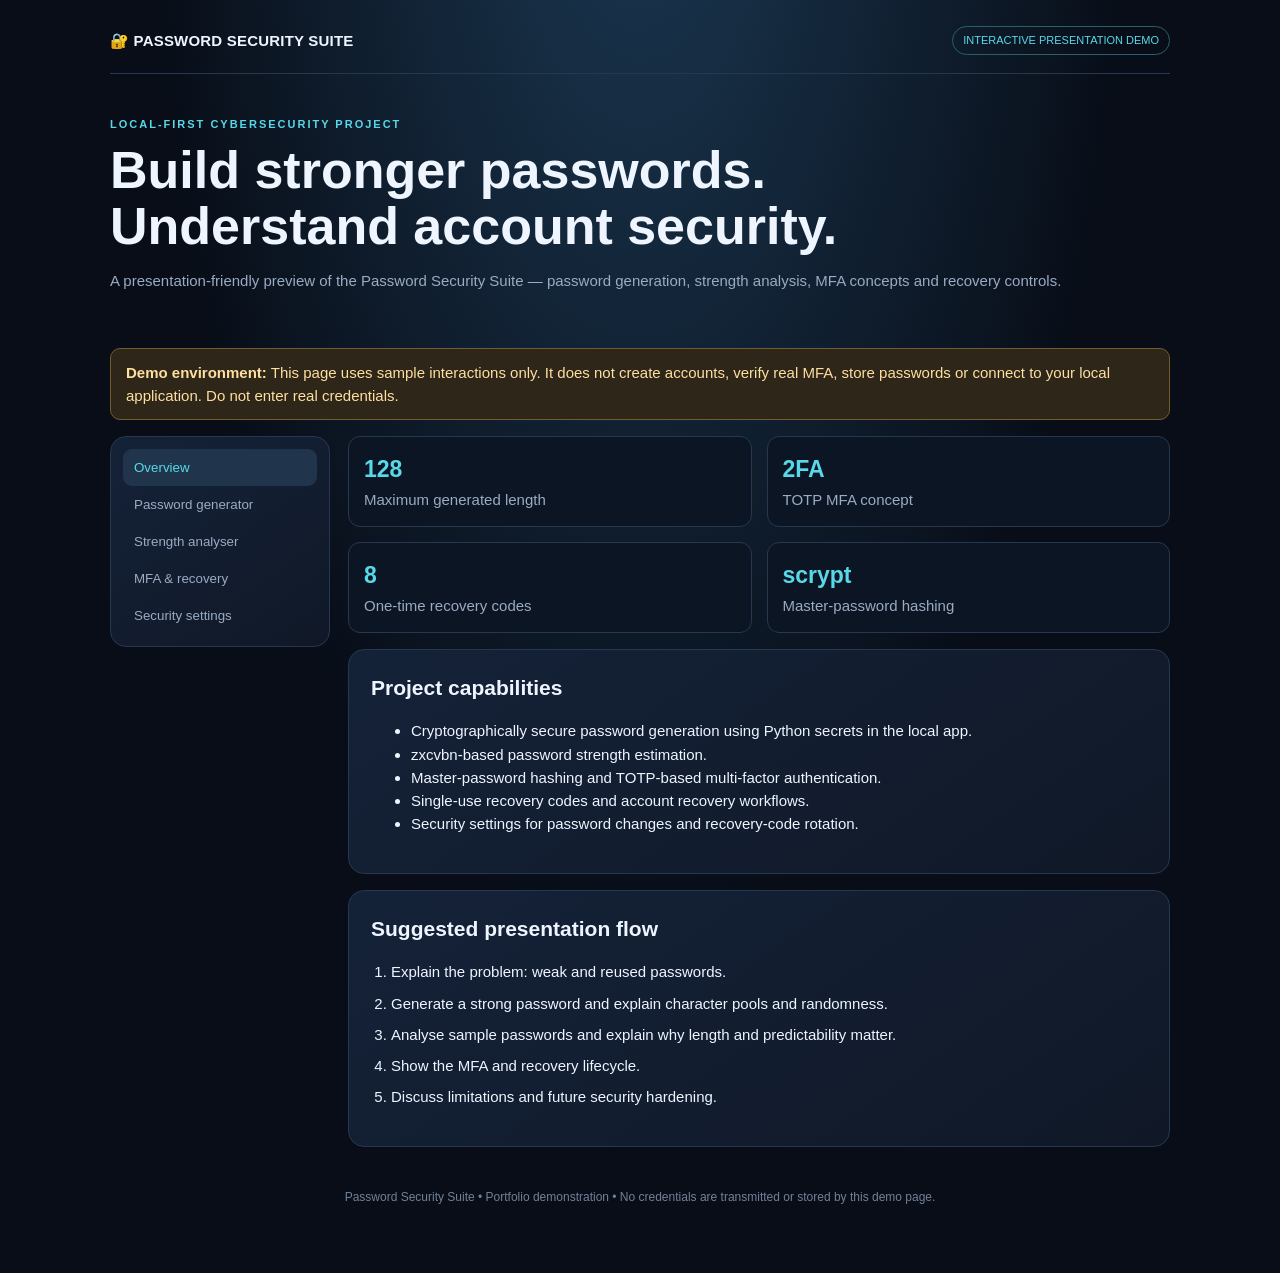
<file: demo/index.html>
<!doctype html>
<html lang="en">
<head>
<meta charset="utf-8"><meta name="viewport" content="width=device-width,initial-scale=1">
<meta name="description" content="Interactive presentation demo of Password Security Suite">
<title>Password Security Suite — Interactive Demo</title>
<style>
:root{color-scheme:dark;--bg:#080d17;--panel:#111b2b;--line:#263850;--txt:#eef5ff;--muted:#9aabc2;--cyan:#58d8e8;--gold:#f0c77c;--green:#8ce0b8}
*{box-sizing:border-box}body{margin:0;background:radial-gradient(ellipse at 50% -15%,#1b3852 0,transparent 55%),var(--bg);color:var(--txt);font:15px/1.55 Inter,Segoe UI,Arial,sans-serif}.wrap{max-width:1100px;margin:auto;padding:26px 20px 55px}.top{display:flex;justify-content:space-between;align-items:center;border-bottom:1px solid var(--line);padding-bottom:18px;gap:15px}.brand{font-weight:800;letter-spacing:.2px}.tag{font-size:11px;color:var(--cyan);border:1px solid #28606b;border-radius:30px;padding:5px 10px}.hero{padding:42px 0 24px}.eyebrow{color:var(--cyan);font-size:11px;font-weight:800;letter-spacing:2px}.hero h1{font-size:clamp(32px,5vw,52px);line-height:1.08;margin:9px 0 12px}.muted{color:var(--muted)}.notice{border:1px solid #725b2d;background:#2d2619;color:#ffdfa0;padding:12px 15px;border-radius:10px;margin:16px 0}.layout{display:grid;grid-template-columns:220px 1fr;gap:18px}.side,.card{background:linear-gradient(145deg,#142238,#101827);border:1px solid var(--line);border-radius:16px}.side{padding:12px;height:max-content}.side button{display:block;width:100%;text-align:left;background:transparent;color:var(--muted);border:0;padding:11px;border-radius:9px;cursor:pointer}.side button.active,.side button:hover{background:#20354c;color:var(--cyan)}.content{min-width:0}.card{padding:22px;margin-bottom:16px}.card h2{margin:0 0 7px;font-size:21px}.grid{display:grid;grid-template-columns:repeat(2,minmax(0,1fr));gap:15px}.stat{padding:15px;border:1px solid var(--line);border-radius:12px;background:#0c1523}.stat b{display:block;font-size:23px;color:var(--cyan)}label{display:block;font-weight:650;margin:12px 0 6px}input[type=text],input[type=password],input[type=number]{width:100%;padding:11px;border-radius:8px;border:1px solid #344a65;background:#08111e;color:var(--txt);font:inherit}input[type=range]{width:100%;accent-color:var(--cyan)}.checks{display:grid;grid-template-columns:1fr 1fr;gap:8px;margin:12px 0}.checks label{font-size:13px;color:var(--muted);font-weight:500;margin:0}.btn{border:0;border-radius:9px;background:var(--cyan);color:#07151b;padding:11px 15px;font-weight:800;cursor:pointer;margin-top:10px}.btn.alt{background:#273a53;color:var(--txt)}.out{background:#08111e;border:1px solid var(--line);padding:14px;border-radius:10px;margin-top:15px;overflow-wrap:anywhere;color:var(--gold)}.hidden{display:none}.meter{height:9px;border-radius:20px;background:#29394e;overflow:hidden;margin:10px 0}.meter span{display:block;height:100%;width:0;background:linear-gradient(90deg,#e57b72,#e9c36e,#58d8e8)}.pill{display:inline-block;padding:5px 9px;border-radius:20px;background:#15372e;color:var(--green);font-size:12px}.steps{padding-left:20px}.steps li{margin:8px 0}.foot{color:#6f829b;font-size:12px;text-align:center;margin-top:25px}
@media(max-width:700px){.layout{grid-template-columns:1fr}.side{display:grid;grid-template-columns:repeat(2,1fr)}.grid{grid-template-columns:1fr}.hero{padding-top:28px}.top{align-items:flex-start;flex-direction:column}}
</style></head>
<body><div class="wrap">
<header class="top"><div class="brand">🔐 PASSWORD SECURITY SUITE</div><span class="tag">INTERACTIVE PRESENTATION DEMO</span></header>
<section class="hero"><div class="eyebrow">LOCAL-FIRST CYBERSECURITY PROJECT</div><h1>Build stronger passwords.<br>Understand account security.</h1><p class="muted">A presentation-friendly preview of the Password Security Suite — password generation, strength analysis, MFA concepts and recovery controls.</p></section>
<div class="notice"><b>Demo environment:</b> This page uses sample interactions only. It does not create accounts, verify real MFA, store passwords or connect to your local application. Do not enter real credentials.</div>
<div class="layout"><nav class="side" aria-label="Demo sections">
<button class="active" data-view="overview">Overview</button><button data-view="generator">Password generator</button><button data-view="analyser">Strength analyser</button><button data-view="mfa">MFA & recovery</button><button data-view="security">Security settings</button>
</nav><main class="content">
<section id="overview" class="view">
<div class="grid"><div class="stat"><b>128</b><span class="muted">Maximum generated length</span></div><div class="stat"><b>2FA</b><span class="muted">TOTP MFA concept</span></div><div class="stat"><b>8</b><span class="muted">One-time recovery codes</span></div><div class="stat"><b>scrypt</b><span class="muted">Master-password hashing</span></div></div>
<div class="card" style="margin-top:16px"><h2>Project capabilities</h2><ul><li>Cryptographically secure password generation using Python secrets in the local app.</li><li>zxcvbn-based password strength estimation.</li><li>Master-password hashing and TOTP-based multi-factor authentication.</li><li>Single-use recovery codes and account recovery workflows.</li><li>Security settings for password changes and recovery-code rotation.</li></ul></div>
<div class="card"><h2>Suggested presentation flow</h2><ol class="steps"><li>Explain the problem: weak and reused passwords.</li><li>Generate a strong password and explain character pools and randomness.</li><li>Analyse sample passwords and explain why length and predictability matter.</li><li>Show the MFA and recovery lifecycle.</li><li>Discuss limitations and future security hardening.</li></ol></div></section>
<section id="generator" class="view hidden"><div class="card"><h2>Advanced password generator</h2><p class="muted">Interactive visual simulation. The real local app uses Python's secrets module.</p><label>Length: <b id="len">20</b></label><input id="length" type="range" min="8" max="64" value="20"><div class="checks"><label><input id="lower" type="checkbox" checked> Lowercase</label><label><input id="upper" type="checkbox" checked> Uppercase</label><label><input id="digits" type="checkbox" checked> Numbers</label><label><input id="symbols" type="checkbox" checked> Symbols</label><label><input id="amb" type="checkbox" checked> Avoid ambiguous</label></div><button class="btn" id="generate">Generate sample password</button><div id="generated" class="out hidden"></div></div></section>
<section id="analyser" class="view hidden"><div class="card"><h2>Password strength analyser</h2><p class="muted">Try only fictional sample strings. This preview uses a simple illustrative heuristic; the local application uses zxcvbn.</p><label>Sample password</label><input id="sample" type="text" placeholder="Type a fictional sample"><button class="btn" id="analyse">Analyse sample</button><div id="analysis" class="out hidden"></div><div class="meter"><span id="meter"></span></div></div></section>
<section id="mfa" class="view hidden"><div class="card"><h2>Multi-factor authentication</h2><span class="pill">Concept walkthrough</span><p class="muted">MFA combines something you know (master password) with something you have (authenticator app).</p><ol class="steps"><li>Enter username and master password.</li><li>Open authenticator app enrolled using a QR code.</li><li>Enter the current six-digit TOTP.</li><li>If authenticator access is lost, use one unused recovery code.</li></ol><div class="notice">This public preview does not issue QR codes or validate OTPs. Perform real MFA only in the local application.</div></div></section>
<section id="security" class="view hidden"><div class="card"><h2>Security controls</h2><div class="grid"><div class="stat"><b>15 min</b><span class="muted">Configured permanent-session lifetime</span></div><div class="stat"><b>HTTP headers</b><span class="muted">Basic browser security headers</span></div></div><h3>Account recovery policy</h3><ul><li>Forgot master password: reset with a valid unused recovery code.</li><li>Signed in: re-authenticate with master password and TOTP to rotate recovery codes or change password.</li><li>Lost all credentials: destructive local account reset and fresh setup.</li></ul><p class="muted">Educational project only; not independently security-audited or suitable for production credentials.</p></div></section>
</main></div><p class="foot">Password Security Suite • Portfolio demonstration • No credentials are transmitted or stored by this demo page.</p>
</div>
<script>
document.querySelectorAll('.side button').forEach(b=>b.addEventListener('click',()=>{document.querySelectorAll('.side button').forEach(x=>x.classList.remove('active'));b.classList.add('active');document.querySelectorAll('.view').forEach(v=>v.classList.add('hidden'));document.getElementById(b.dataset.view).classList.remove('hidden')}));
const range=document.getElementById('length');range.addEventListener('input',()=>document.getElementById('len').textContent=range.value);
document.getElementById('generate').addEventListener('click',()=>{let pools=[];if(document.getElementById('lower').checked)pools.push('abcdefghjkmnpqrstuvwxyz');if(document.getElementById('upper').checked)pools.push('ABCDEFGHJKLMNPQRSTUVWXYZ');if(document.getElementById('digits').checked)pools.push('23456789');if(document.getElementById('symbols').checked)pools.push('!@#$%^&*()-_=+[]{};:,.?/');if(!pools.length){alert('Select at least one character group.');return}let chars=pools.map(p=>p[Math.floor(Math.random()*p.length)]);let all=pools.join('');while(chars.length<+range.value)chars.push(all[Math.floor(Math.random()*all.length)]);chars.sort(()=>Math.random()-.5);let el=document.getElementById('generated');el.textContent=chars.join('')+' — SAMPLE ONLY (not cryptographically secure)';el.classList.remove('hidden')});
document.getElementById('analyse').addEventListener('click',()=>{let p=document.getElementById('sample').value;if(!p){alert('Enter a fictional sample.');return}let score=0;if(p.length>=12)score++;if(p.length>=16)score++;if(/[a-z]/.test(p)&&/[A-Z]/.test(p))score++;if(/[0-9]/.test(p)&&/[^A-Za-z0-9]/.test(p))score++;let labels=['Very weak','Weak','Fair','Strong','Very strong'];document.getElementById('analysis').textContent=labels[score]+' — illustrative score '+score+'/4. Real app uses zxcvbn pattern analysis.';document.getElementById('analysis').classList.remove('hidden');document.getElementById('meter').style.width=((score+1)*20)+'%'});
</script></body></html>
</file>
